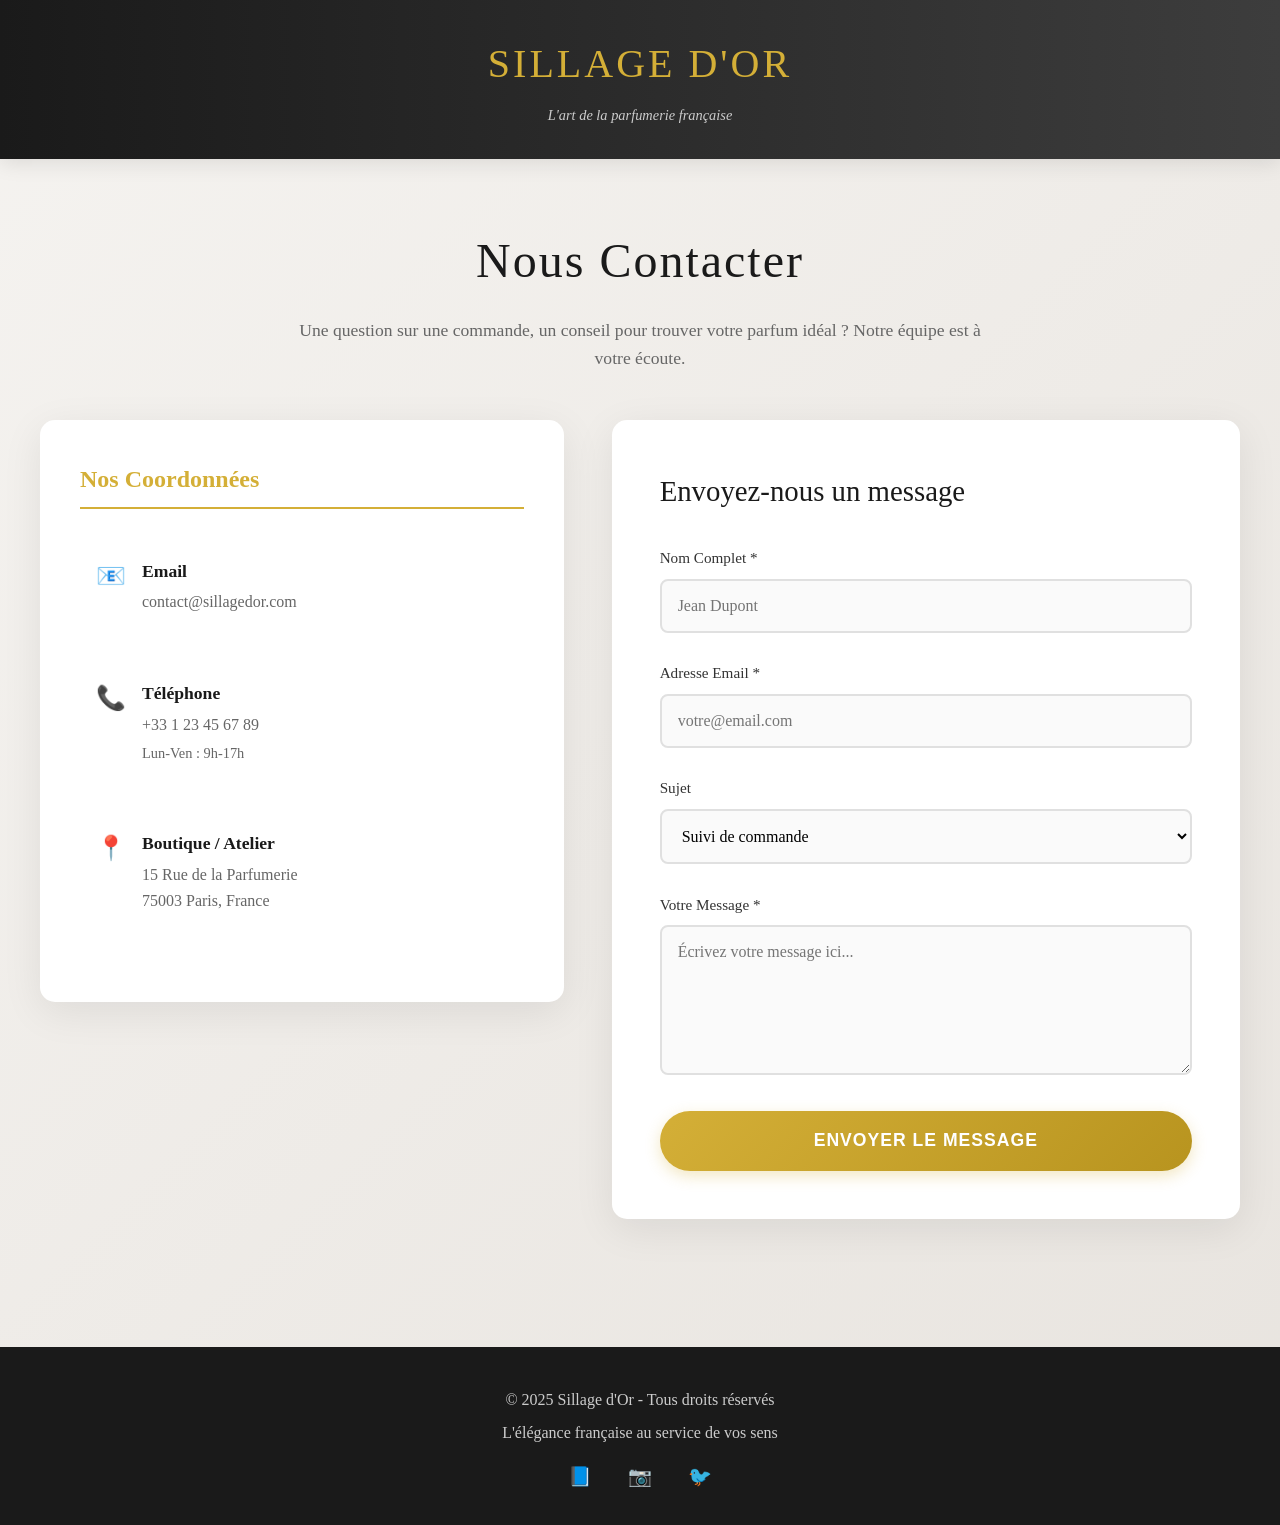
<file: contact.html>
<!DOCTYPE html>
<html lang="fr">
<head>
    <meta charset="UTF-8">
    <meta name="viewport" content="width=device-width, initial-scale=1.0">
    <title>Contactez-Nous - Sillage d'Or</title>
    <style>
        * {
            margin: 0;
            padding: 0;
            box-sizing: border-box;
        }

        body {
            font-family: 'Georgia', serif;
            background: linear-gradient(135deg, #f5f3f0 0%, #e8e4df 100%);
            color: #2c2c2c;
            line-height: 1.6;
        }

        .main-header {
            background: linear-gradient(to right, #1a1a1a, #3d3d3d);
            padding: 2rem;
            text-align: center;
            box-shadow: 0 4px 20px rgba(0,0,0,0.1);
        }

        .logo {
            font-size: 2.5rem;
            font-weight: 300;
            color: #d4af37;
            letter-spacing: 3px;
            text-transform: uppercase;
        }

        .tagline {
            color: #ccc;
            font-size: 0.9rem;
            margin-top: 0.5rem;
            font-style: italic;
        }

        .contact-page {
            padding: 4rem 2rem;
            min-height: calc(100vh - 200px);
        }

        .container {
            max-width: 1200px;
            margin: 0 auto;
        }

        h2 {
            font-size: 3rem;
            color: #1a1a1a;
            text-align: center;
            margin-bottom: 1rem;
            font-weight: 300;
            letter-spacing: 2px;
        }

        .contact-intro {
            text-align: center;
            font-size: 1.1rem;
            color: #666;
            margin-bottom: 3rem;
            max-width: 700px;
            margin-left: auto;
            margin-right: auto;
        }

        .content-wrapper {
            display: grid;
            grid-template-columns: 1fr 1.2fr;
            gap: 3rem;
            margin-top: 3rem;
        }

        .contact-info {
            background: white;
            padding: 2.5rem;
            border-radius: 15px;
            box-shadow: 0 10px 40px rgba(0,0,0,0.08);
            height: fit-content;
        }

        .contact-info h3 {
            color: #d4af37;
            margin-bottom: 2rem;
            font-size: 1.5rem;
            border-bottom: 2px solid #d4af37;
            padding-bottom: 0.5rem;
        }

        .info-item {
            display: flex;
            align-items: start;
            margin-bottom: 2rem;
            padding: 1rem;
            border-radius: 8px;
            transition: all 0.3s ease;
        }

        .info-item:hover {
            background: #f9f8f6;
            transform: translateX(5px);
        }

        .info-icon {
            font-size: 1.5rem;
            margin-right: 1rem;
            min-width: 30px;
        }

        .info-content strong {
            display: block;
            color: #1a1a1a;
            margin-bottom: 0.3rem;
            font-size: 1.1rem;
        }

        .info-content p {
            color: #666;
            margin: 0;
        }

        .contact-form {
            background: white;
            padding: 3rem;
            border-radius: 15px;
            box-shadow: 0 10px 40px rgba(0,0,0,0.08);
        }

        .contact-form h3 {
            color: #1a1a1a;
            margin-bottom: 2rem;
            font-size: 1.8rem;
            font-weight: 300;
        }

        .form-group {
            margin-bottom: 1.8rem;
        }

        label {
            display: block;
            margin-bottom: 0.5rem;
            color: #333;
            font-weight: 500;
            font-size: 0.95rem;
        }

        input, select, textarea {
            width: 100%;
            padding: 1rem;
            border: 2px solid #e0e0e0;
            border-radius: 8px;
            font-size: 1rem;
            font-family: inherit;
            transition: all 0.3s ease;
            background: #fafafa;
        }

        input:focus, select:focus, textarea:focus {
            outline: none;
            border-color: #d4af37;
            background: white;
            box-shadow: 0 0 0 3px rgba(212, 175, 55, 0.1);
        }

        textarea {
            resize: vertical;
            min-height: 150px;
        }

        .btn-primary {
            background: linear-gradient(135deg, #d4af37 0%, #b8941f 100%);
            color: white;
            padding: 1.2rem 3rem;
            border: none;
            border-radius: 50px;
            font-size: 1.1rem;
            cursor: pointer;
            transition: all 0.3s ease;
            width: 100%;
            font-weight: 600;
            letter-spacing: 1px;
            text-transform: uppercase;
            box-shadow: 0 5px 15px rgba(212, 175, 55, 0.3);
        }

        .btn-primary:hover {
            transform: translateY(-2px);
            box-shadow: 0 8px 25px rgba(212, 175, 55, 0.4);
        }

        .btn-primary:active {
            transform: translateY(0);
        }

        .main-footer {
            background: #1a1a1a;
            color: #ccc;
            text-align: center;
            padding: 2rem;
            margin-top: 4rem;
        }

        .footer-content {
            max-width: 1200px;
            margin: 0 auto;
        }

        .footer-content p {
            margin: 0.5rem 0;
        }

        .social-links {
            margin-top: 1rem;
        }

        .social-links a {
            color: #d4af37;
            text-decoration: none;
            margin: 0 1rem;
            font-size: 1.2rem;
            transition: color 0.3s ease;
        }

        .social-links a:hover {
            color: #fff;
        }

        @media (max-width: 968px) {
            .content-wrapper {
                grid-template-columns: 1fr;
                gap: 2rem;
            }

            h2 {
                font-size: 2rem;
            }

            .contact-form, .contact-info {
                padding: 2rem;
            }
        }

        @media (max-width: 600px) {
            .contact-page {
                padding: 2rem 1rem;
            }

            .logo {
                font-size: 1.8rem;
            }

            h2 {
                font-size: 1.5rem;
            }
        }
    </style>
</head>
<body>
    <header class="main-header">
        <div class="logo">Sillage d'Or</div>
        <div class="tagline">L'art de la parfumerie française</div>
    </header>

    <main class="contact-page">
        <div class="container">
            <h2>Nous Contacter</h2>
            <p class="contact-intro">Une question sur une commande, un conseil pour trouver votre parfum idéal ? Notre équipe est à votre écoute.</p>
            
            <div class="content-wrapper">
                <div class="contact-info">
                    <h3>Nos Coordonnées</h3>
                    
                    <div class="info-item">
                        <div class="info-icon">📧</div>
                        <div class="info-content">
                            <strong>Email</strong>
                            <p>contact@sillagedor.com</p>
                        </div>
                    </div>

                    <div class="info-item">
                        <div class="info-icon">📞</div>
                        <div class="info-content">
                            <strong>Téléphone</strong>
                            <p>+33 1 23 45 67 89</p>
                            <p style="font-size: 0.9rem; margin-top: 0.3rem;">Lun-Ven : 9h-17h</p>
                        </div>
                    </div>

                    <div class="info-item">
                        <div class="info-icon">📍</div>
                        <div class="info-content">
                            <strong>Boutique / Atelier</strong>
                            <p>15 Rue de la Parfumerie</p>
                            <p>75003 Paris, France</p>
                        </div>
                    </div>
                </div>

                <form action="#" method="POST" class="contact-form">
                    <h3>Envoyez-nous un message</h3>
                    
                    <div class="form-group">
                        <label for="nom">Nom Complet *</label>
                        <input type="text" id="nom" name="nom" required placeholder="Jean Dupont">
                    </div>
                    
                    <div class="form-group">
                        <label for="email">Adresse Email *</label>
                        <input type="email" id="email" name="email" required placeholder="votre@email.com">
                    </div>
                    
                    <div class="form-group">
                        <label for="sujet">Sujet</label>
                        <select id="sujet" name="sujet">
                            <option value="commande">Suivi de commande</option>
                            <option value="conseil">Conseil Parfum</option>
                            <option value="produit">Information produit</option>
                            <option value="partenariat">Partenariat</option>
                            <option value="autre">Autre</option>
                        </select>
                    </div>
                    
                    <div class="form-group">
                        <label for="message">Votre Message *</label>
                        <textarea id="message" name="message" rows="6" required placeholder="Écrivez votre message ici..."></textarea>
                    </div>
                    
                    <button type="submit" class="btn-primary">Envoyer le Message</button>
                </form>
            </div>
        </div>
    </main>

    <footer class="main-footer">
        <div class="footer-content">
            <p>&copy; 2025 Sillage d'Or - Tous droits réservés</p>
            <p>L'élégance française au service de vos sens</p>
            <div class="social-links">
                <a href="#" aria-label="Facebook">📘</a>
                <a href="#" aria-label="Instagram">📷</a>
                <a href="#" aria-label="Twitter">🐦</a>
            </div>
        </div>
    </footer>
</body>
</html>
</file>
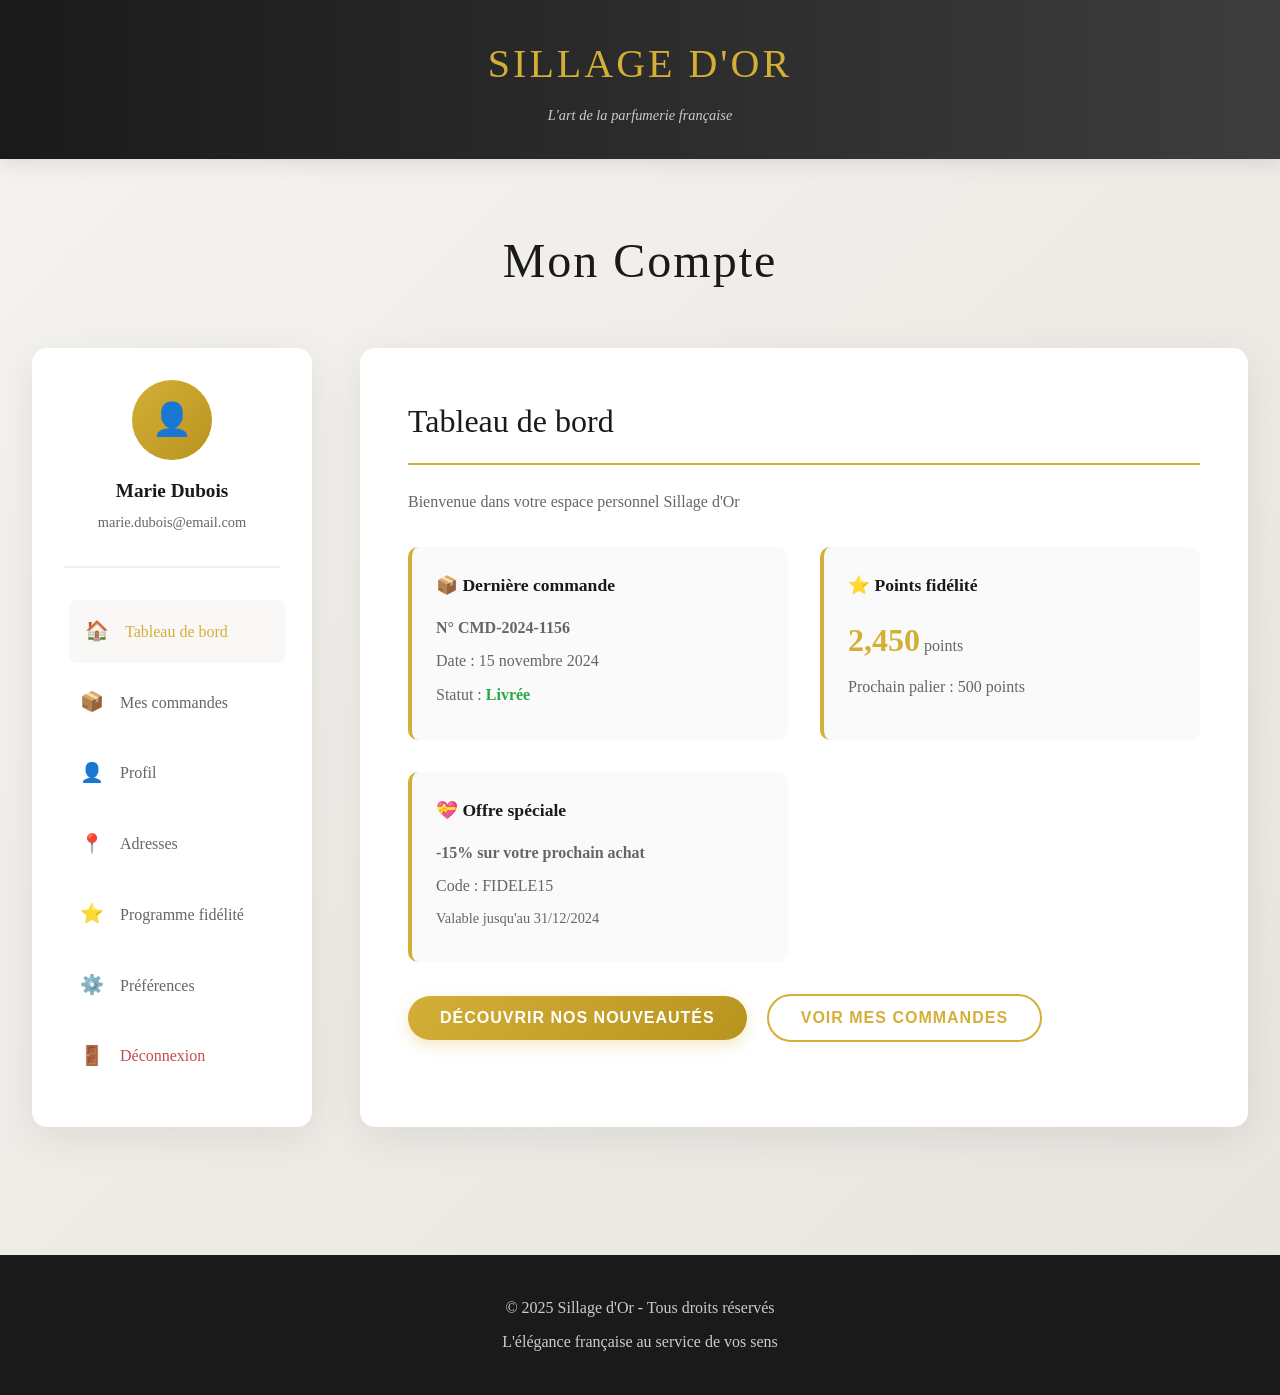
<file: mon-compte.html>
<!DOCTYPE html>
<html lang="fr">
<head>
    <meta charset="UTF-8">
    <meta name="viewport" content="width=device-width, initial-scale=1.0">
    <title>Mon Compte - Sillage d'Or</title>
    <style>
        * {
            margin: 0;
            padding: 0;
            box-sizing: border-box;
        }

        body {
            font-family: 'Georgia', serif;
            background: linear-gradient(135deg, #f5f3f0 0%, #e8e4df 100%);
            color: #2c2c2c;
            line-height: 1.6;
        }

        .main-header {
            background: linear-gradient(to right, #1a1a1a, #3d3d3d);
            padding: 2rem;
            text-align: center;
            box-shadow: 0 4px 20px rgba(0,0,0,0.1);
        }

        .logo {
            font-size: 2.5rem;
            font-weight: 300;
            color: #d4af37;
            letter-spacing: 3px;
            text-transform: uppercase;
        }

        .tagline {
            color: #ccc;
            font-size: 0.9rem;
            margin-top: 0.5rem;
            font-style: italic;
        }

        .account-page {
            padding: 4rem 2rem;
            min-height: calc(100vh - 200px);
        }

        .container {
            max-width: 1400px;
            margin: 0 auto;
        }

        .page-title {
            font-size: 3rem;
            color: #1a1a1a;
            text-align: center;
            margin-bottom: 3rem;
            font-weight: 300;
            letter-spacing: 2px;
        }

        .account-layout {
            display: grid;
            grid-template-columns: 280px 1fr;
            gap: 3rem;
        }

        .sidebar {
            background: white;
            padding: 2rem;
            border-radius: 15px;
            box-shadow: 0 10px 40px rgba(0,0,0,0.08);
            height: fit-content;
            position: sticky;
            top: 2rem;
        }

        .user-info {
            text-align: center;
            padding-bottom: 2rem;
            border-bottom: 2px solid #f0f0f0;
            margin-bottom: 2rem;
        }

        .user-avatar {
            width: 80px;
            height: 80px;
            background: linear-gradient(135deg, #d4af37 0%, #b8941f 100%);
            border-radius: 50%;
            display: flex;
            align-items: center;
            justify-content: center;
            font-size: 2rem;
            color: white;
            margin: 0 auto 1rem;
        }

        .user-name {
            font-size: 1.2rem;
            color: #1a1a1a;
            font-weight: 600;
            margin-bottom: 0.3rem;
        }

        .user-email {
            font-size: 0.9rem;
            color: #666;
        }

        .nav-menu {
            list-style: none;
        }

        .nav-item {
            margin-bottom: 0.5rem;
        }

        .nav-link {
            display: flex;
            align-items: center;
            padding: 1rem;
            color: #666;
            text-decoration: none;
            border-radius: 8px;
            transition: all 0.3s ease;
            font-size: 1rem;
        }

        .nav-link:hover, .nav-link.active {
            background: #f9f8f6;
            color: #d4af37;
            transform: translateX(5px);
        }

        .nav-link span {
            margin-right: 1rem;
            font-size: 1.2rem;
        }

        .main-content {
            background: white;
            padding: 3rem;
            border-radius: 15px;
            box-shadow: 0 10px 40px rgba(0,0,0,0.08);
        }

        .section {
            display: none;
        }

        .section.active {
            display: block;
        }

        .section-title {
            font-size: 2rem;
            color: #1a1a1a;
            margin-bottom: 1.5rem;
            padding-bottom: 1rem;
            border-bottom: 2px solid #d4af37;
            font-weight: 300;
        }

        .info-grid {
            display: grid;
            grid-template-columns: repeat(auto-fit, minmax(300px, 1fr));
            gap: 2rem;
            margin-bottom: 2rem;
        }

        .info-card {
            background: #fafafa;
            padding: 1.5rem;
            border-radius: 10px;
            border-left: 4px solid #d4af37;
        }

        .info-card h3 {
            color: #1a1a1a;
            margin-bottom: 1rem;
            font-size: 1.1rem;
        }

        .info-card p {
            color: #666;
            margin: 0.5rem 0;
        }

        .btn {
            padding: 0.8rem 2rem;
            border: none;
            border-radius: 50px;
            font-size: 1rem;
            cursor: pointer;
            transition: all 0.3s ease;
            font-weight: 600;
            text-transform: uppercase;
            letter-spacing: 1px;
        }

        .btn-primary {
            background: linear-gradient(135deg, #d4af37 0%, #b8941f 100%);
            color: white;
            box-shadow: 0 5px 15px rgba(212, 175, 55, 0.3);
        }

        .btn-primary:hover {
            transform: translateY(-2px);
            box-shadow: 0 8px 25px rgba(212, 175, 55, 0.4);
        }

        .btn-secondary {
            background: white;
            color: #d4af37;
            border: 2px solid #d4af37;
        }

        .btn-secondary:hover {
            background: #d4af37;
            color: white;
        }

        .order-list {
            margin-top: 2rem;
        }

        .order-item {
            background: #fafafa;
            padding: 1.5rem;
            border-radius: 10px;
            margin-bottom: 1.5rem;
            border-left: 4px solid #d4af37;
        }

        .order-header {
            display: flex;
            justify-content: space-between;
            align-items: center;
            margin-bottom: 1rem;
            flex-wrap: wrap;
            gap: 1rem;
        }

        .order-number {
            font-weight: 600;
            color: #1a1a1a;
            font-size: 1.1rem;
        }

        .order-status {
            padding: 0.5rem 1rem;
            border-radius: 20px;
            font-size: 0.9rem;
            font-weight: 600;
        }

        .status-delivered {
            background: #d4edda;
            color: #155724;
        }

        .status-processing {
            background: #fff3cd;
            color: #856404;
        }

        .order-details {
            color: #666;
        }

        .order-details p {
            margin: 0.3rem 0;
        }

        .form-group {
            margin-bottom: 1.8rem;
        }

        label {
            display: block;
            margin-bottom: 0.5rem;
            color: #333;
            font-weight: 500;
            font-size: 0.95rem;
        }

        input, select, textarea {
            width: 100%;
            padding: 1rem;
            border: 2px solid #e0e0e0;
            border-radius: 8px;
            font-size: 1rem;
            font-family: inherit;
            transition: all 0.3s ease;
            background: #fafafa;
        }

        input:focus, select:focus, textarea:focus {
            outline: none;
            border-color: #d4af37;
            background: white;
            box-shadow: 0 0 0 3px rgba(212, 175, 55, 0.1);
        }

        .preferences-list {
            margin-top: 1.5rem;
        }

        .preference-item {
            display: flex;
            align-items: center;
            padding: 1rem;
            background: #fafafa;
            border-radius: 8px;
            margin-bottom: 1rem;
        }

        .preference-item input[type="checkbox"] {
            width: auto;
            margin-right: 1rem;
            cursor: pointer;
        }

        .loyalty-card {
            background: linear-gradient(135deg, #1a1a1a 0%, #3d3d3d 100%);
            color: white;
            padding: 2rem;
            border-radius: 15px;
            margin-bottom: 2rem;
        }

        .loyalty-header {
            display: flex;
            justify-content: space-between;
            align-items: center;
            margin-bottom: 1.5rem;
        }

        .loyalty-title {
            font-size: 1.5rem;
            color: #d4af37;
        }

        .points-display {
            text-align: center;
            padding: 2rem;
            background: rgba(255,255,255,0.1);
            border-radius: 10px;
        }

        .points-number {
            font-size: 3rem;
            color: #d4af37;
            font-weight: 600;
        }

        .points-label {
            color: #ccc;
            margin-top: 0.5rem;
        }

        .main-footer {
            background: #1a1a1a;
            color: #ccc;
            text-align: center;
            padding: 2rem;
            margin-top: 4rem;
        }

        .footer-content p {
            margin: 0.5rem 0;
        }

        @media (max-width: 968px) {
            .account-layout {
                grid-template-columns: 1fr;
                gap: 2rem;
            }

            .sidebar {
                position: static;
            }

            .page-title {
                font-size: 2rem;
            }

            .main-content {
                padding: 2rem;
            }
        }

        @media (max-width: 600px) {
            .account-page {
                padding: 2rem 1rem;
            }

            .logo {
                font-size: 1.8rem;
            }

            .info-grid {
                grid-template-columns: 1fr;
            }
        }
    </style>
</head>
<body>
    <header class="main-header">
        <div class="logo">Sillage d'Or</div>
        <div class="tagline">L'art de la parfumerie française</div>
    </header>

    <main class="account-page">
        <div class="container">
            <h1 class="page-title">Mon Compte</h1>
            
            <div class="account-layout">
                <aside class="sidebar">
                    <div class="user-info">
                        <div class="user-avatar">👤</div>
                        <div class="user-name">Marie Dubois</div>
                        <div class="user-email">marie.dubois@email.com</div>
                    </div>
                    
                    <nav>
                        <ul class="nav-menu">
                            <li class="nav-item">
                                <a href="#" class="nav-link active" data-section="dashboard">
                                    <span>🏠</span> Tableau de bord
                                </a>
                            </li>
                            <li class="nav-item">
                                <a href="#" class="nav-link" data-section="orders">
                                    <span>📦</span> Mes commandes
                                </a>
                            </li>
                            <li class="nav-item">
                                <a href="#" class="nav-link" data-section="profile">
                                    <span>👤</span> Profil
                                </a>
                            </li>
                            <li class="nav-item">
                                <a href="#" class="nav-link" data-section="addresses">
                                    <span>📍</span> Adresses
                                </a>
                            </li>
                            <li class="nav-item">
                                <a href="#" class="nav-link" data-section="loyalty">
                                    <span>⭐</span> Programme fidélité
                                </a>
                            </li>
                            <li class="nav-item">
                                <a href="#" class="nav-link" data-section="preferences">
                                    <span>⚙️</span> Préférences
                                </a>
                            </li>
                            <li class="nav-item">
                                <a href="#" class="nav-link" style="color: #c74c4c;">
                                    <span>🚪</span> Déconnexion
                                </a>
                            </li>
                        </ul>
                    </nav>
                </aside>

                <div class="main-content">
                    <!-- Dashboard Section -->
                    <section id="dashboard" class="section active">
                        <h2 class="section-title">Tableau de bord</h2>
                        <p style="color: #666; margin-bottom: 2rem;">Bienvenue dans votre espace personnel Sillage d'Or</p>
                        
                        <div class="info-grid">
                            <div class="info-card">
                                <h3>📦 Dernière commande</h3>
                                <p><strong>N° CMD-2024-1156</strong></p>
                                <p>Date : 15 novembre 2024</p>
                                <p>Statut : <span style="color: #28a745; font-weight: 600;">Livrée</span></p>
                            </div>
                            
                            <div class="info-card">
                                <h3>⭐ Points fidélité</h3>
                                <p><strong style="font-size: 2rem; color: #d4af37;">2,450</strong> points</p>
                                <p>Prochain palier : 500 points</p>
                            </div>
                            
                            <div class="info-card">
                                <h3>💝 Offre spéciale</h3>
                                <p><strong>-15% sur votre prochain achat</strong></p>
                                <p>Code : FIDELE15</p>
                                <p style="font-size: 0.9rem;">Valable jusqu'au 31/12/2024</p>
                            </div>
                        </div>

                        <button class="btn btn-primary" style="margin-right: 1rem;">Découvrir nos nouveautés</button>
                        <button class="btn btn-secondary">Voir mes commandes</button>
                    </section>

                    <!-- Orders Section -->
                    <section id="orders" class="section">
                        <h2 class="section-title">Mes Commandes</h2>
                        
                        <div class="order-list">
                            <div class="order-item">
                                <div class="order-header">
                                    <div>
                                        <div class="order-number">Commande #CMD-2024-1156</div>
                                        <div style="color: #666; font-size: 0.9rem;">15 novembre 2024</div>
                                    </div>
                                    <span class="order-status status-delivered">✓ Livrée</span>
                                </div>
                                <div class="order-details">
                                    <p><strong>Produits :</strong> Eau de Parfum Ambre Royal 100ml</p>
                                    <p><strong>Total :</strong> 145,00 €</p>
                                    <p><strong>Livraison :</strong> 15 Rue de la Parfumerie, 75003 Paris</p>
                                </div>
                                <button class="btn btn-secondary" style="margin-top: 1rem;">Voir les détails</button>
                            </div>

                            <div class="order-item">
                                <div class="order-header">
                                    <div>
                                        <div class="order-number">Commande #CMD-2024-1089</div>
                                        <div style="color: #666; font-size: 0.9rem;">28 octobre 2024</div>
                                    </div>
                                    <span class="order-status status-processing">⏳ En préparation</span>
                                </div>
                                <div class="order-details">
                                    <p><strong>Produits :</strong> Coffret Découverte 5 fragrances</p>
                                    <p><strong>Total :</strong> 89,00 €</p>
                                    <p><strong>Livraison :</strong> 15 Rue de la Parfumerie, 75003 Paris</p>
                                </div>
                                <button class="btn btn-secondary" style="margin-top: 1rem;">Suivre ma commande</button>
                            </div>
                        </div>
                    </section>

                    <!-- Profile Section -->
                    <section id="profile" class="section">
                        <h2 class="section-title">Mon Profil</h2>
                        
                        <form>
                            <div class="info-grid">
                                <div class="form-group">
                                    <label for="prenom">Prénom</label>
                                    <input type="text" id="prenom" value="Marie">
                                </div>
                                
                                <div class="form-group">
                                    <label for="nom">Nom</label>
                                    <input type="text" id="nom" value="Dubois">
                                </div>
                            </div>
                            
                            <div class="form-group">
                                <label for="email">Email</label>
                                <input type="email" id="email" value="marie.dubois@email.com">
                            </div>
                            
                            <div class="form-group">
                                <label for="telephone">Téléphone</label>
                                <input type="tel" id="telephone" value="+33 6 12 34 56 78">
                            </div>
                            
                            <div class="form-group">
                                <label for="birthdate">Date de naissance</label>
                                <input type="date" id="birthdate" value="1990-05-15">
                            </div>
                            
                            <button type="submit" class="btn btn-primary">Enregistrer les modifications</button>
                        </form>
                    </section>

                    <!-- Addresses Section -->
                    <section id="addresses" class="section">
                        <h2 class="section-title">Mes Adresses</h2>
                        
                        <div class="info-grid">
                            <div class="info-card">
                                <h3>🏠 Adresse principale</h3>
                                <p>Marie Dubois</p>
                                <p>15 Rue de la Parfumerie</p>
                                <p>75003 Paris, France</p>
                                <p>+33 6 12 34 56 78</p>
                                <button class="btn btn-secondary" style="margin-top: 1rem;">Modifier</button>
                            </div>
                            
                            <div class="info-card" style="border-left-color: #ccc;">
                                <h3>➕ Nouvelle adresse</h3>
                                <p style="color: #999;">Ajoutez une adresse de livraison supplémentaire</p>
                                <button class="btn btn-primary" style="margin-top: 1rem;">Ajouter</button>
                            </div>
                        </div>
                    </section>

                    <!-- Loyalty Section -->
                    <section id="loyalty" class="section">
                        <h2 class="section-title">Programme Fidélité</h2>
                        
                        <div class="loyalty-card">
                            <div class="loyalty-header">
                                <div class="loyalty-title">⭐ Membre Or</div>
                                <div style="color: #ccc;">Depuis 2023</div>
                            </div>
                            
                            <div class="points-display">
                                <div class="points-number">2,450</div>
                                <div class="points-label">Points disponibles</div>
                            </div>
                        </div>

                        <h3 style="margin-bottom: 1rem;">Avantages de votre statut</h3>
                        <div class="info-grid">
                            <div class="info-card">
                                <h3>🎁 Réductions exclusives</h3>
                                <p>-15% toute l'année sur vos achats</p>
                            </div>
                            
                            <div class="info-card">
                                <h3>📦 Livraison offerte</h3>
                                <p>Dès 50€ d'achat</p>
                            </div>
                            
                            <div class="info-card">
                                <h3>✨ Accès prioritaire</h3>
                                <p>Aux nouvelles collections</p>
                            </div>
                        </div>

                        <p style="margin-top: 2rem; color: #666;">
                            <strong>Comment gagner des points ?</strong><br>
                            • 1€ dépensé = 10 points<br>
                            • Parrainage = 500 points<br>
                            • Avis produit = 50 points
                        </p>
                    </section>

                    <!-- Preferences Section -->
                    <section id="preferences" class="section">
                        <h2 class="section-title">Mes Préférences</h2>
                        
                        <h3 style="margin-bottom: 1rem;">Notifications</h3>
                        <div class="preferences-list">
                            <div class="preference-item">
                                <input type="checkbox" id="newsletter" checked>
                                <label for="newsletter" style="margin: 0;">Newsletter et offres exclusives</label>
                            </div>
                            
                            <div class="preference-item">
                                <input type="checkbox" id="order-updates" checked>
                                <label for="order-updates" style="margin: 0;">Mises à jour de commandes</label>
                            </div>
                            
                            <div class="preference-item">
                                <input type="checkbox" id="new-products">
                                <label for="new-products" style="margin: 0;">Nouveaux produits et collections</label>
                            </div>
                            
                            <div class="preference-item">
                                <input type="checkbox" id="tips" checked>
                                <label for="tips" style="margin: 0;">Conseils et astuces parfumerie</label>
                            </div>
                        </div>

                        <h3 style="margin: 2rem 0 1rem;">Mes notes préférées</h3>
                        <div class="preferences-list">
                            <div class="preference-item">
                                <input type="checkbox" id="floral" checked>
                                <label for="floral" style="margin: 0;">Floral</label>
                            </div>
                            
                            <div class="preference-item">
                                <input type="checkbox" id="woody" checked>
                                <label for="woody" style="margin: 0;">Boisé</label>
                            </div>
                            
                            <div class="preference-item">
                                <input type="checkbox" id="oriental">
                                <label for="oriental" style="margin: 0;">Oriental</label>
                            </div>
                            
                            <div class="preference-item">
                                <input type="checkbox" id="fresh">
                                <label for="fresh" style="margin: 0;">Frais</label>
                            </div>
                        </div>

                        <button class="btn btn-primary" style="margin-top: 2rem;">Sauvegarder mes préférences</button>
                    </section>
                </div>
            </div>
        </div>
    </main>

    <footer class="main-footer">
        <div class="footer-content">
            <p>&copy; 2025 Sillage d'Or - Tous droits réservés</p>
            <p>L'élégance française au service de vos sens</p>
        </div>
    </footer>

    <script>
        // Navigation entre les sections
        const navLinks = document.querySelectorAll('.nav-link[data-section]');
        const sections = document.querySelectorAll('.section');

        navLinks.forEach(link => {
            link.addEventListener('click', (e) => {
                e.preventDefault();
                
                // Retirer la classe active de tous les liens
                navLinks.forEach(l => l.classList.remove('active'));
                
                // Ajouter la classe active au lien cliqué
                link.classList.add('active');
                
                // Cacher toutes les sections
                sections.forEach(s => s.classList.remove('active'));
                
                // Afficher la section correspondante
                const sectionId = link.dataset.section;
                document.getElementById(sectionId).classList.add('active');
            });
        });
    </script>
</body>
</html>
</file>
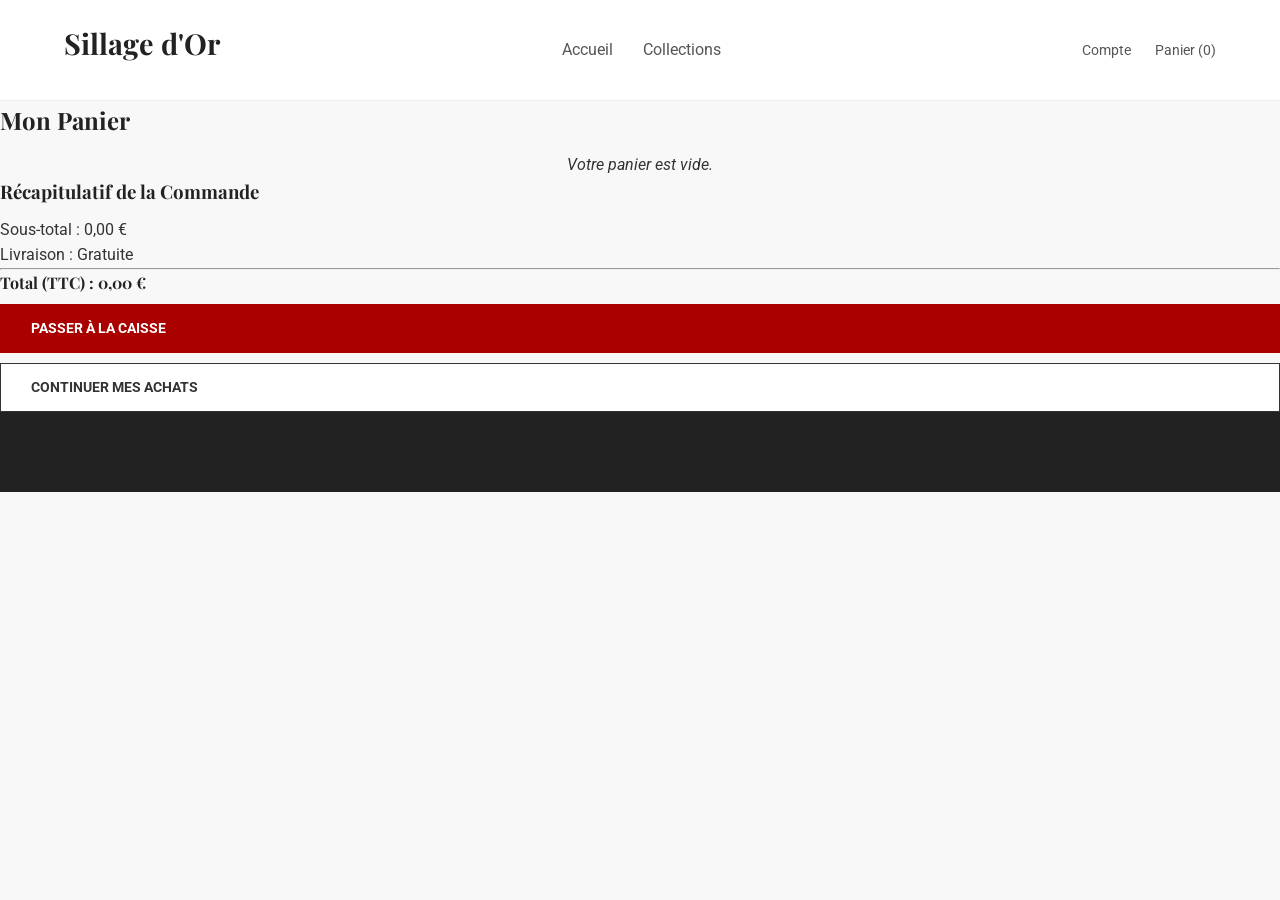
<file: panier.html>
<!DOCTYPE html>
<html lang="fr">
<head>
    <meta charset="UTF-8">
    <meta name="viewport" content="width=device-width, initial-scale=1.0">
    <title>Mon Panier - Sillage d'Or</title>
    <link rel="stylesheet" href="parfum.css"> </head>
<body>
    <header class="main-header">
        <div class="logo"><h1>Sillage d'Or</h1></div>
        <nav class="main-nav">
            <ul>
                <li><a href="index.php">Accueil</a></li>
                <li><a href="catalogue.php">Collections</a></li>
            </ul>
        </nav>
        <div class="user-actions">
            <a href="mon-compte.php">Compte</a>
            <a href="panier.html">Panier (0)</a>
        </div>
    </header>

    <main class="panier-page">
        <div class="container">
            <h2>Mon Panier</h2>
            
            <div class="cart-layout">
                
                <div class="cart-items-list">
                    <p id="empty-cart-message" style="text-align: center; font-style: italic;">Votre panier est vide.</p>
                </div>

                <div class="cart-summary">
                    <h3>Récapitulatif de la Commande</h3>
                    
                    <div class="summary-details">
                        <p>Sous-total : <span id="subtotal">0,00 €</span></p>
                        <p>Livraison : <span id="shipping-cost">Gratuite</span></p>
                        <hr>
                        <h4>Total (TTC) : <span id="total-amount">0,00 €</span></h4>
                    </div>

                    <a href="checkout.html" id="checkout-btn" class="btn-primary" style="width: 100%;">Passer à la Caisse</a>
                    <a href="catalogue.php" class="btn-secondary" style="width: 100%; margin-top: 10px;">Continuer mes achats</a>
                </div>
            </div>
        </div>
    </main>

    <footer class="main-footer">
        </footer>

    <script src="script.js"></script>
</body>
</html>
</file>
<file: parfum.css>
/* Importation de police : Exemple avec Google Fonts */
@import url('https://fonts.googleapis.com/css2?family=Playfair+Display:wght@400;700&family=Roboto:wght@300;400&display=swap');

/* Réinitialisation de base */
* {
    margin: 0;
    padding: 0;
    box-sizing: border-box;
}

body {
    font-family: 'Roboto', sans-serif;
    line-height: 1.6;
    color: #333; /* Texte sombre */
    background-color: #f8f8f8; /* Fond légèrement cassé */
}

a {
    text-decoration: none;
    color: #555;
    transition: color 0.3s;
}

a:hover {
    color: #a00; /* Une couleur d'accent pour le survol, comme un bordeaux élégant */
}

h1, h2, h3, h4 {
    font-family: 'Playfair Display', serif;
    color: #222;
    margin-bottom: 0.5em;
}

ul {
    list-style: none;
}

/* ======================= Header & Navigation ======================= */
.main-header {
    display: flex;
    justify-content: space-between;
    align-items: center;
    padding: 20px 5%;
    background-color: #fff;
    border-bottom: 1px solid #eee;
}

.logo h1 {
    font-size: 1.8em;
    font-weight: 700;
}

.main-nav ul {
    display: flex;
}

.main-nav li {
    margin: 0 15px;
}

.user-actions a {
    margin-left: 20px;
    font-size: 0.9em;
}

/* ======================= Bannière Héro (Hero) ======================= */
.hero-section {
    position: relative;
    height: 600px; /* Hauteur de la bannière */
    background: url('images/hero_background.jpg') center/cover no-repeat; /* REMPLACEZ CE LIEN PAR VOTRE IMAGE */
    display: flex;
    align-items: center;
    justify-content: center;
    text-align: center;
    color: #fff;
    text-shadow: 1px 1px 3px rgba(0, 0, 0, 0.5);
}

.hero-content h2 {
    font-size: 3.5em;
    margin-bottom: 10px;
    color: #fff;
}

.hero-content p {
    font-size: 1.2em;
    margin-bottom: 30px;
}

/* ======================= Boutons ======================= */
.btn-primary, .btn-secondary {
    display: inline-block;
    padding: 12px 30px;
    border: 1px solid transparent;
    text-transform: uppercase;
    font-weight: 700;
    font-size: 0.9em;
    transition: all 0.3s;
}

.btn-primary {
    background-color: #a00; /* Bordeaux élégant */
    color: #fff;
    border-color: #a00;
}

.btn-primary:hover {
    background-color: #700;
    border-color: #700;
}

.btn-secondary {
    background-color: #fff;
    color: #333;
    border-color: #333;
}

.btn-secondary:hover {
    background-color: #333;
    color: #fff;
}


/* ======================= Section Produits ======================= */
.featured-products {
    padding: 60px 5%;
    text-align: center;
}

.featured-products h3 {
    font-size: 2em;
    margin-bottom: 40px;
}

.product-grid {
    display: flex;
    justify-content: space-around;
    gap: 20px;
    flex-wrap: wrap;
}

.product-card {
    width: 300px; /* Largeur de la carte */
    padding: 20px;
    background: #fff;
    box-shadow: 0 4px 10px rgba(0, 0, 0, 0.05);
    text-align: center;
}

.product-card img {
    width: 100%;
    height: auto;
    margin-bottom: 15px;
}

.product-card h4 {
    font-size: 1.5em;
}

.product-card .price {
    display: block;
    font-weight: 700;
    margin: 10px 0;
    color: #a00;
}


/* ======================= Footer ======================= */
.main-footer {
    background-color: #222;
    color: #ccc;
    padding: 40px 5%;
    font-size: 0.9em;
}

.footer-columns {
    display: flex;
    justify-content: space-around;
    padding-bottom: 30px;
    border-bottom: 1px solid #444;
}

.footer-col h4 {
    color: #fff;
    margin-bottom: 15px;
}

.footer-col ul li {
    margin-bottom: 8px;
}

.footer-col a {
    color: #ccc;
}

.copyright {
    text-align: center;
    padding-top: 20px;
    font-size: 0.8em;
}

/* Media Query pour le Responsive (Mobile) */
@media (max-width: 768px) {
    .main-header {
        flex-direction: column;
        text-align: center;
    }
    .main-nav ul {
        flex-direction: column;
        padding: 10px 0;
    }
    .main-nav li {
        margin: 5px 0;
    }
    .hero-content h2 {
        font-size: 2.5em;
    }
    .footer-columns {
        flex-direction: column;
        gap: 30px;
    }
    .product-card {
        width: 100%;
    }
    /* ======================= Styles Page Panier ======================= */
.panier-page {
    padding: 40px 0;
}

.panier-page h2 {
    text-align: center;
    margin-bottom: 30px;
    font-size: 2.5em;
}

.cart-layout {
    display: flex;
    gap: 40px;
    align-items: flex-start; /* Alignement en haut */
}

.cart-items-list {
    flex-grow: 1; /* Prend l'espace restant */
    background: #fff;
    padding: 20px;
    box-shadow: 0 2px 5px rgba(0, 0, 0, 0.05);
}

.cart-summary {
    width: 350px;
    flex-shrink: 0;
    background: #f4f4f4;
    padding: 30px;
}

.cart-summary h3 {
    text-align: center;
    border-bottom: 2px solid #ddd;
    padding-bottom: 10px;
    margin-bottom: 20px;
}

.summary-details p {
    display: flex;
    justify-content: space-between;
    margin-bottom: 10px;
}

.summary-details hr {
    margin: 15px 0;
    border: 0;
    border-top: 1px solid #ddd;
}

.summary-details h4 {
    display: flex;
    justify-content: space-between;
    font-size: 1.5em;
    color: #a00;
}

/* Style d'un article dans la liste */
.cart-item {
    display: flex;
    align-items: center;
    padding: 15px 0;
    border-bottom: 1px solid #eee;
}

.cart-item:last-child {
    border-bottom: none;
}

.item-image {
    width: 80px;
    height: 100px;
    object-fit: cover;
    margin-right: 15px;
}

.item-details {
    flex-grow: 1;
    min-width: 150px;
}

.item-details h4 {
    margin: 0 0 5px 0;
    font-size: 1.2em;
}

.item-price {
    font-weight: 300;
    font-size: 0.9em;
}

.item-quantity {
    width: 80px;
    text-align: center;
}

.item-quantity input {
    width: 50px;
    padding: 5px;
    text-align: center;
    border: 1px solid #ccc;
}

.item-total {
    width: 100px;
    text-align: right;
}

.remove-item {
    background: none;
    border: none;
    color: #a00;
    cursor: pointer;
    font-size: 1.2em;
    margin-left: 15px;
}

/* Responsive pour Mobile */
@media (max-width: 768px) {
    .cart-layout {
        flex-direction: column;
    }
    
    .cart-summary {
        width: 100%;
        order: -1; /* Placer le résumé en haut */
        margin-bottom: 20px;
    }
    
    .cart-item {
        flex-wrap: wrap;
        text-align: center;
        justify-content: space-between;
    }

    .item-image {
        order: -1;
        margin-bottom: 10px;
    }

    .item-details, .item-total, .item-quantity {
        flex-grow: initial;
        width: auto;
        margin-right: 10px;
    }
    
    .item-quantity input {
        width: 40px;
    }

    .remove-item {
        position: absolute;
        top: 25px;
        right: 25px;
    }
}
}
</file>
